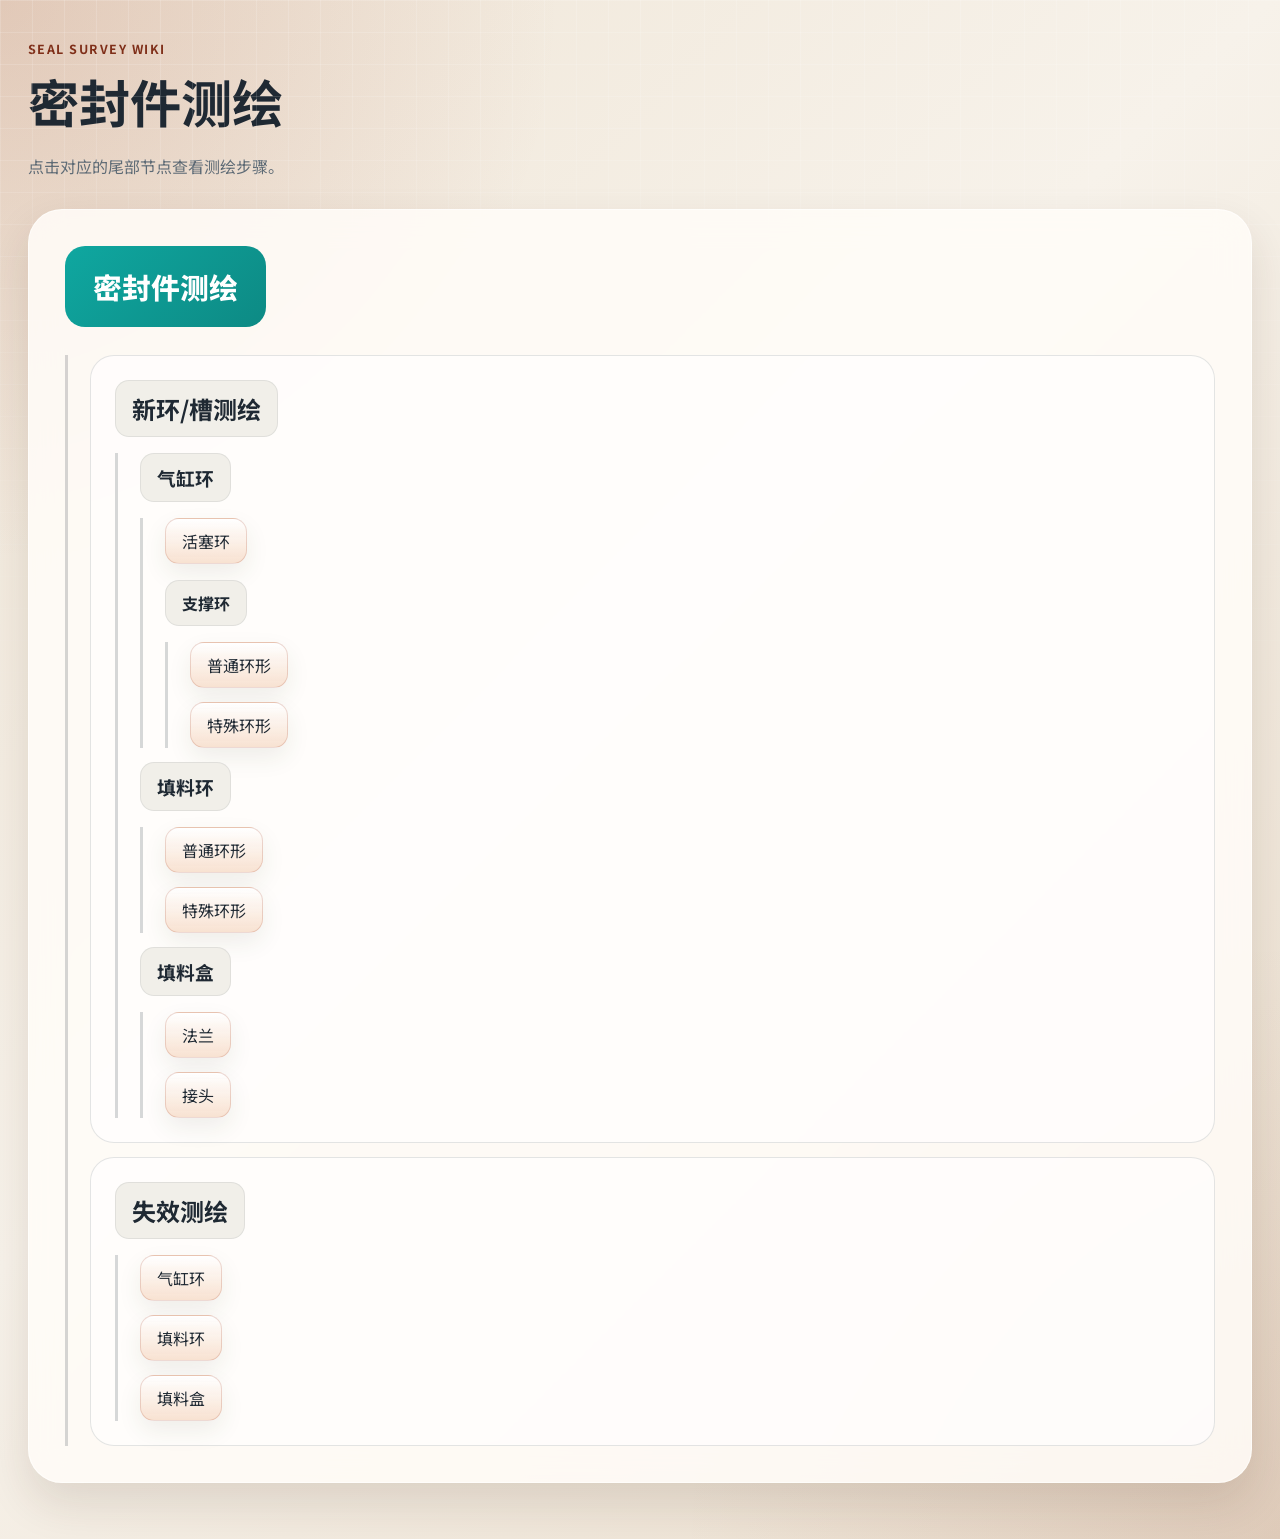
<file: index.html>
<!DOCTYPE html>
<html lang="zh-CN">
<head>
  <meta charset="UTF-8">
  <meta name="viewport" content="width=device-width, initial-scale=1.0">
  <title>密封件测绘 Wiki</title>
  <meta name="description" content="密封件测绘静态 Wiki">
  <link rel="preconnect" href="https://fonts.googleapis.com">
  <link rel="preconnect" href="https://fonts.gstatic.com" crossorigin>
  <link href="https://fonts.googleapis.com/css2?family=Noto+Sans+SC:wght@400;500;700;800&display=swap" rel="stylesheet">
  <link rel="stylesheet" href="./styles.css">
</head>
<body class="mindmap-body">
  <main class="mindmap-page">
    <header class="mindmap-header">
      <p class="eyebrow">Seal Survey Wiki</p>
      <h1>密封件测绘</h1>
      <p class="mindmap-intro">点击对应的尾部节点查看测绘步骤。</p>
    </header>

    <section class="mindmap-board" aria-label="密封件测绘思维导图">
      <div class="mindmap-root">密封件测绘</div>

      <div class="mindmap-subtree mindmap-main-tree">
        <div class="mindmap-node mindmap-branch">
          <h2>新环/槽测绘</h2>
          <div class="mindmap-subtree">
            <div class="mindmap-node">
              <h3>气缸环</h3>
              <div class="mindmap-subtree">
                <a class="leaf-link" href="./xinh-cchq-huosehuan.html">活塞环</a>
                <div class="mindmap-node compact">
                  <h4>支撑环</h4>
                  <div class="mindmap-subtree">
                    <a class="leaf-link" href="./xinh-cchq-zhichenghuan-putong.html">普通环形</a>
                    <a class="leaf-link" href="./xinh-cchq-zhichenghuan-teshu.html">特殊环形</a>
                  </div>
                </div>
              </div>
            </div>

            <div class="mindmap-node">
              <h3>填料环</h3>
              <div class="mindmap-subtree">
                <a class="leaf-link" href="./xinh-tlh-putong.html">普通环形</a>
                <a class="leaf-link" href="./xinh-tlh-teshu.html">特殊环形</a>
              </div>
            </div>

            <div class="mindmap-node">
              <h3>填料盒</h3>
              <div class="mindmap-subtree">
                <a class="leaf-link" href="./xinh-tlhx-flange.html">法兰</a>
                <a class="leaf-link" href="./xinh-tlhx-jietou.html">接头</a>
              </div>
            </div>
          </div>
        </div>

        <div class="mindmap-node mindmap-branch">
          <h2>失效测绘</h2>
          <div class="mindmap-subtree">
            <a class="leaf-link" href="./shixiao-qiganghuan.html">气缸环</a>
            <a class="leaf-link" href="./shixiao-tianliaohuan.html">填料环</a>
            <a class="leaf-link" href="./shixiao-tianliaohe.html">填料盒</a>
          </div>
        </div>
      </div>
    </section>
  </main>
</body>
</html>
</file>
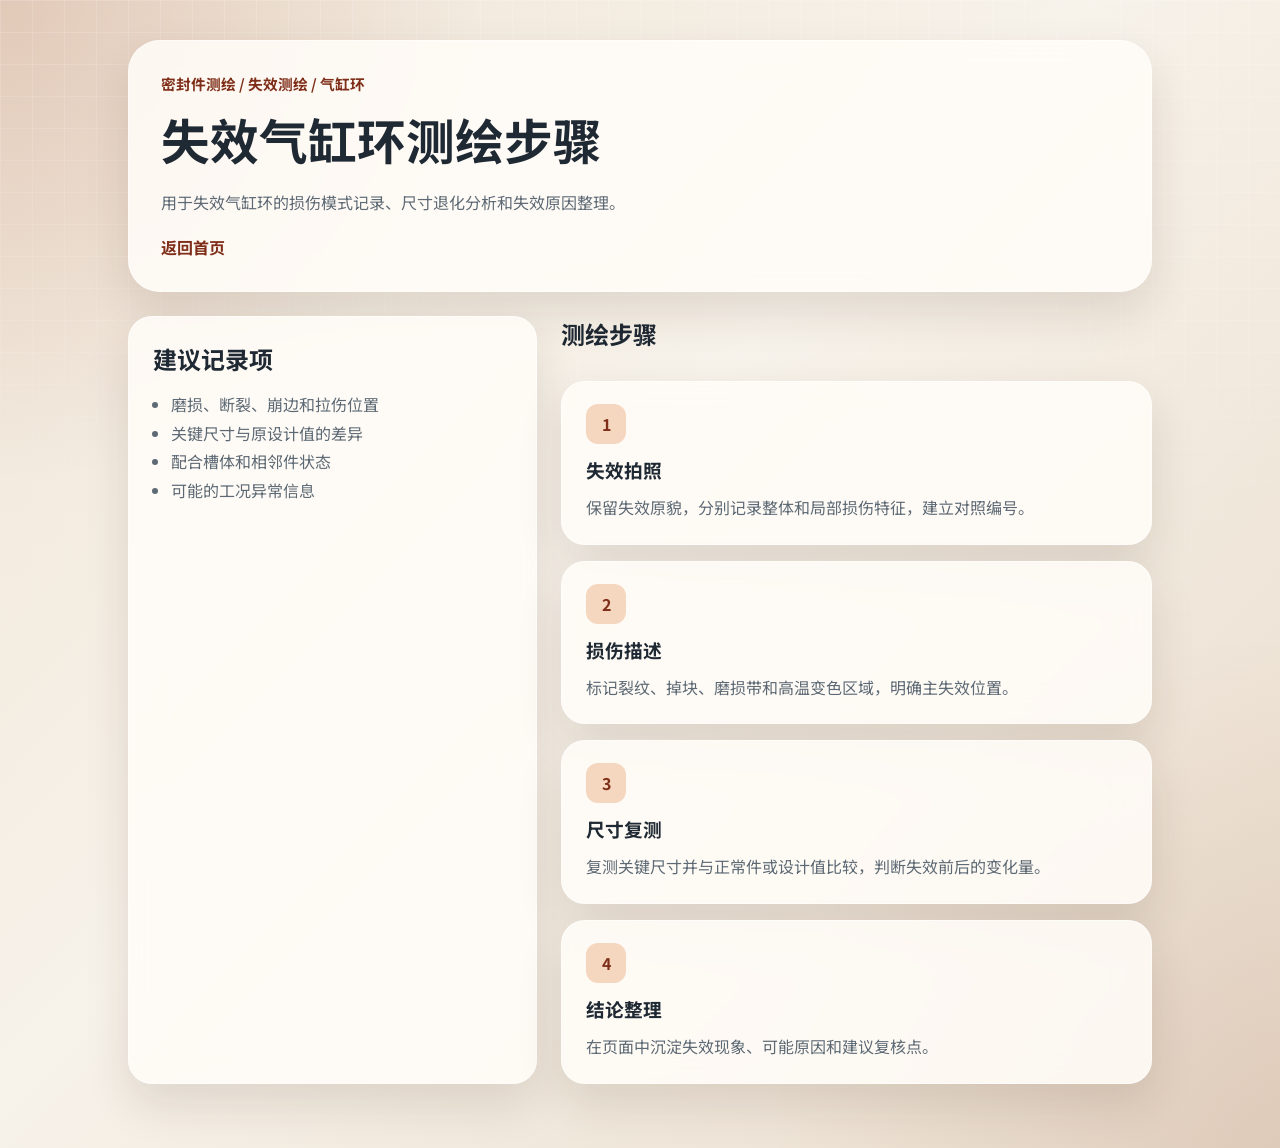
<file: shixiao-qiganghuan.html>
<!DOCTYPE html>
<html lang="zh-CN">
<head>
  <meta charset="UTF-8">
  <meta name="viewport" content="width=device-width, initial-scale=1.0">
  <title>失效气缸环测绘步骤</title>
  <link rel="preconnect" href="https://fonts.googleapis.com">
  <link rel="preconnect" href="https://fonts.gstatic.com" crossorigin>
  <link href="https://fonts.googleapis.com/css2?family=Noto+Sans+SC:wght@400;500;700;800&display=swap" rel="stylesheet">
  <link rel="stylesheet" href="./styles.css">
</head>
<body>
  <main class="detail-page">
    <section class="detail-hero">
      <p class="detail-breadcrumb">密封件测绘 / 失效测绘 / 气缸环</p>
      <h1>失效气缸环测绘步骤</h1>
      <p class="detail-summary">用于失效气缸环的损伤模式记录、尺寸退化分析和失效原因整理。</p>
      <a class="back-link" href="./index.html">返回首页</a>
    </section>
    <section class="detail-layout">
      <aside class="detail-card">
        <h2>建议记录项</h2>
        <ul>
          <li>磨损、断裂、崩边和拉伤位置</li>
          <li>关键尺寸与原设计值的差异</li>
          <li>配合槽体和相邻件状态</li>
          <li>可能的工况异常信息</li>
        </ul>
      </aside>
      <div class="detail-steps">
        <h2>测绘步骤</h2>
        <article class="detail-step"><strong>1</strong><h3>失效拍照</h3><p>保留失效原貌，分别记录整体和局部损伤特征，建立对照编号。</p></article>
        <article class="detail-step"><strong>2</strong><h3>损伤描述</h3><p>标记裂纹、掉块、磨损带和高温变色区域，明确主失效位置。</p></article>
        <article class="detail-step"><strong>3</strong><h3>尺寸复测</h3><p>复测关键尺寸并与正常件或设计值比较，判断失效前后的变化量。</p></article>
        <article class="detail-step"><strong>4</strong><h3>结论整理</h3><p>在页面中沉淀失效现象、可能原因和建议复核点。</p></article>
      </div>
    </section>
  </main>
</body>
</html>
</file>
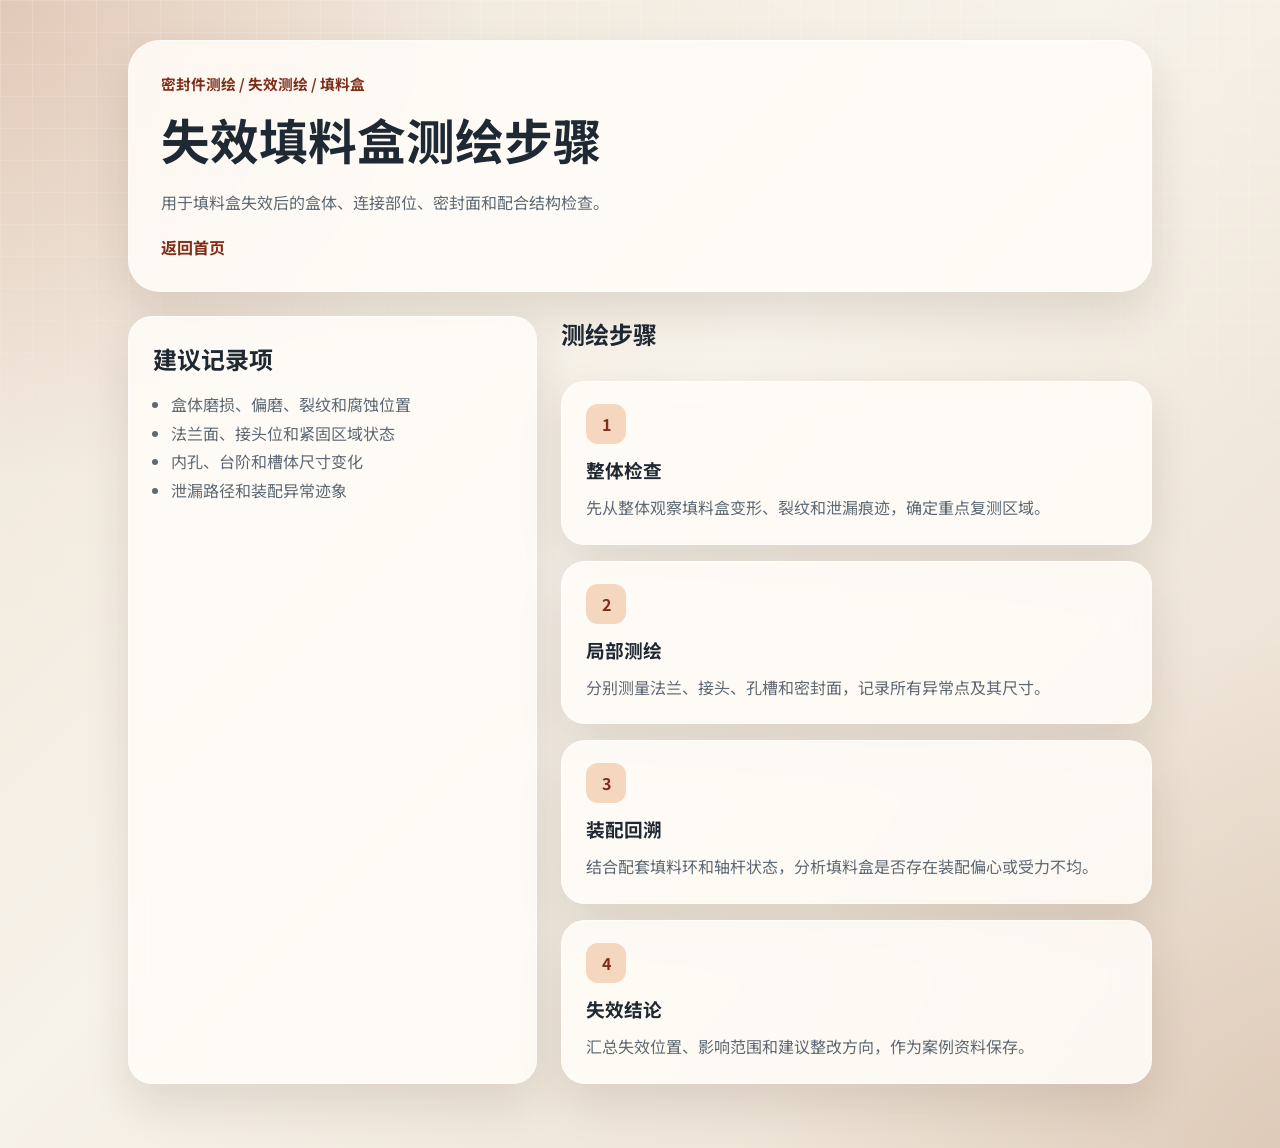
<file: shixiao-tianliaohe.html>
<!DOCTYPE html>
<html lang="zh-CN">
<head>
  <meta charset="UTF-8">
  <meta name="viewport" content="width=device-width, initial-scale=1.0">
  <title>失效填料盒测绘步骤</title>
  <link rel="preconnect" href="https://fonts.googleapis.com">
  <link rel="preconnect" href="https://fonts.gstatic.com" crossorigin>
  <link href="https://fonts.googleapis.com/css2?family=Noto+Sans+SC:wght@400;500;700;800&display=swap" rel="stylesheet">
  <link rel="stylesheet" href="./styles.css">
</head>
<body>
  <main class="detail-page">
    <section class="detail-hero">
      <p class="detail-breadcrumb">密封件测绘 / 失效测绘 / 填料盒</p>
      <h1>失效填料盒测绘步骤</h1>
      <p class="detail-summary">用于填料盒失效后的盒体、连接部位、密封面和配合结构检查。</p>
      <a class="back-link" href="./index.html">返回首页</a>
    </section>
    <section class="detail-layout">
      <aside class="detail-card">
        <h2>建议记录项</h2>
        <ul>
          <li>盒体磨损、偏磨、裂纹和腐蚀位置</li>
          <li>法兰面、接头位和紧固区域状态</li>
          <li>内孔、台阶和槽体尺寸变化</li>
          <li>泄漏路径和装配异常迹象</li>
        </ul>
      </aside>
      <div class="detail-steps">
        <h2>测绘步骤</h2>
        <article class="detail-step"><strong>1</strong><h3>整体检查</h3><p>先从整体观察填料盒变形、裂纹和泄漏痕迹，确定重点复测区域。</p></article>
        <article class="detail-step"><strong>2</strong><h3>局部测绘</h3><p>分别测量法兰、接头、孔槽和密封面，记录所有异常点及其尺寸。</p></article>
        <article class="detail-step"><strong>3</strong><h3>装配回溯</h3><p>结合配套填料环和轴杆状态，分析填料盒是否存在装配偏心或受力不均。</p></article>
        <article class="detail-step"><strong>4</strong><h3>失效结论</h3><p>汇总失效位置、影响范围和建议整改方向，作为案例资料保存。</p></article>
      </div>
    </section>
  </main>
</body>
</html>
</file>
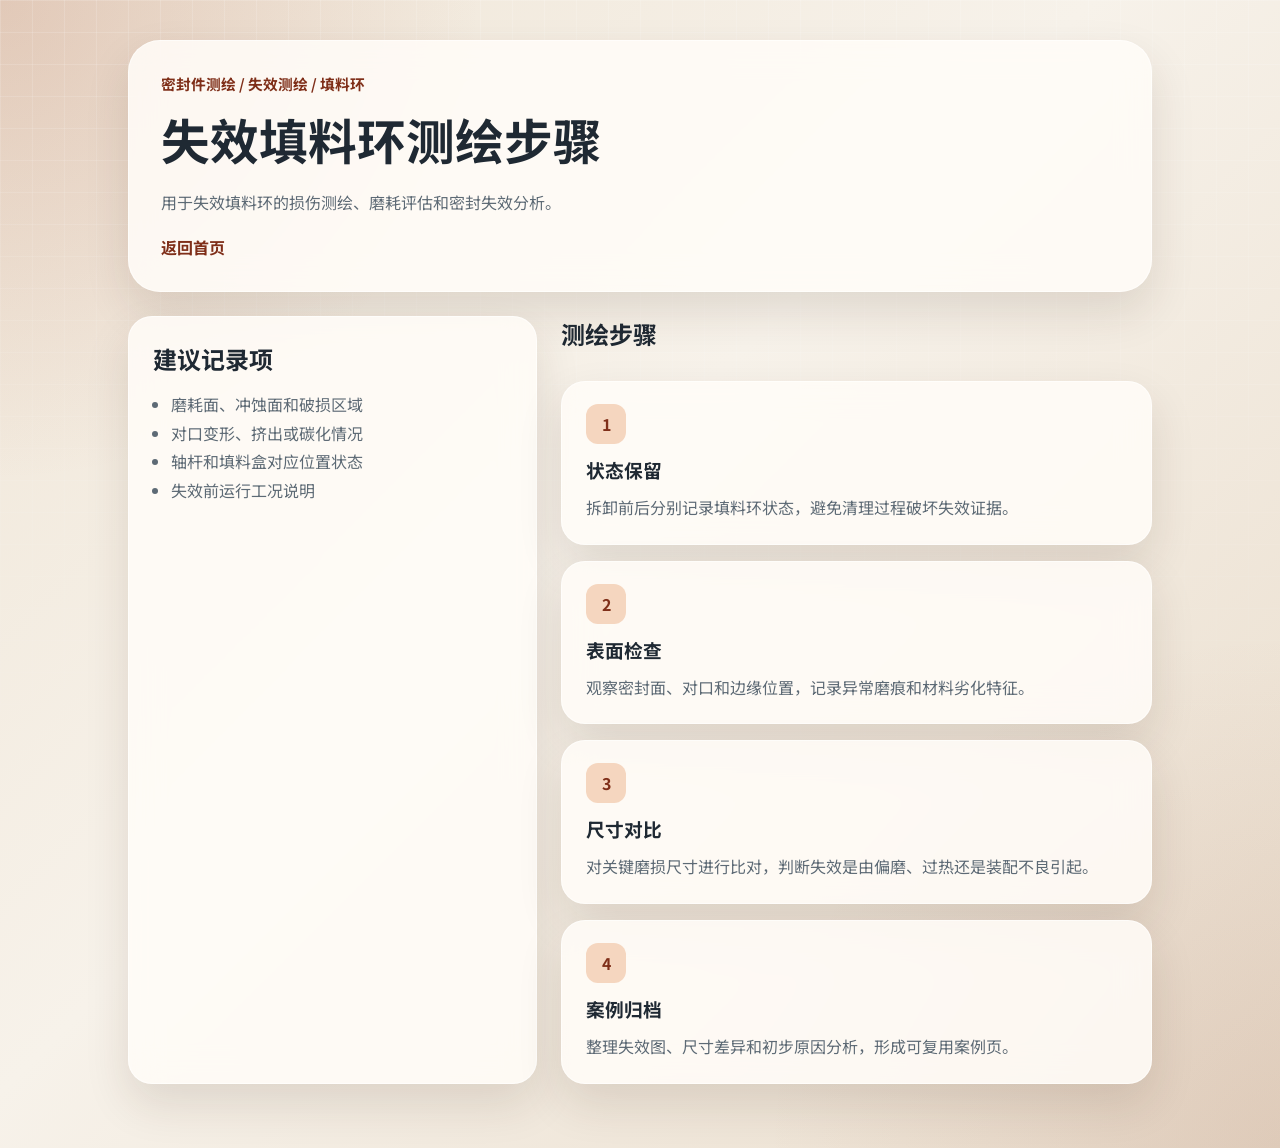
<file: shixiao-tianliaohuan.html>
<!DOCTYPE html>
<html lang="zh-CN">
<head>
  <meta charset="UTF-8">
  <meta name="viewport" content="width=device-width, initial-scale=1.0">
  <title>失效填料环测绘步骤</title>
  <link rel="preconnect" href="https://fonts.googleapis.com">
  <link rel="preconnect" href="https://fonts.gstatic.com" crossorigin>
  <link href="https://fonts.googleapis.com/css2?family=Noto+Sans+SC:wght@400;500;700;800&display=swap" rel="stylesheet">
  <link rel="stylesheet" href="./styles.css">
</head>
<body>
  <main class="detail-page">
    <section class="detail-hero">
      <p class="detail-breadcrumb">密封件测绘 / 失效测绘 / 填料环</p>
      <h1>失效填料环测绘步骤</h1>
      <p class="detail-summary">用于失效填料环的损伤测绘、磨耗评估和密封失效分析。</p>
      <a class="back-link" href="./index.html">返回首页</a>
    </section>
    <section class="detail-layout">
      <aside class="detail-card">
        <h2>建议记录项</h2>
        <ul>
          <li>磨耗面、冲蚀面和破损区域</li>
          <li>对口变形、挤出或碳化情况</li>
          <li>轴杆和填料盒对应位置状态</li>
          <li>失效前运行工况说明</li>
        </ul>
      </aside>
      <div class="detail-steps">
        <h2>测绘步骤</h2>
        <article class="detail-step"><strong>1</strong><h3>状态保留</h3><p>拆卸前后分别记录填料环状态，避免清理过程破坏失效证据。</p></article>
        <article class="detail-step"><strong>2</strong><h3>表面检查</h3><p>观察密封面、对口和边缘位置，记录异常磨痕和材料劣化特征。</p></article>
        <article class="detail-step"><strong>3</strong><h3>尺寸对比</h3><p>对关键磨损尺寸进行比对，判断失效是由偏磨、过热还是装配不良引起。</p></article>
        <article class="detail-step"><strong>4</strong><h3>案例归档</h3><p>整理失效图、尺寸差异和初步原因分析，形成可复用案例页。</p></article>
      </div>
    </section>
  </main>
</body>
</html>
</file>
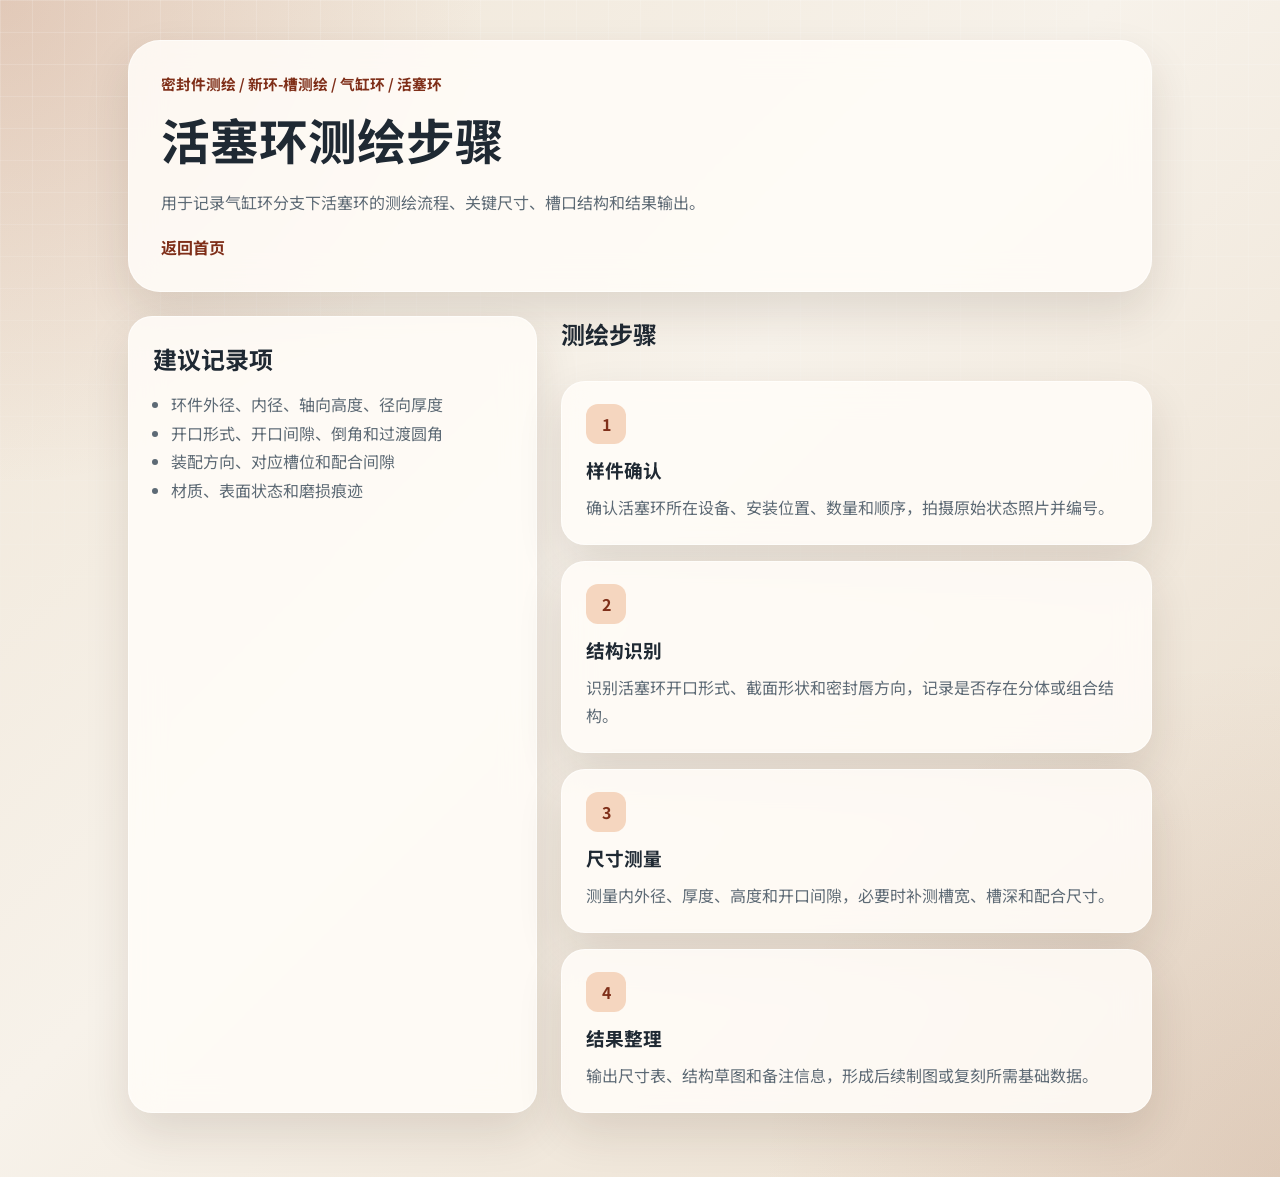
<file: xinh-cchq-huosehuan.html>
<!DOCTYPE html>
<html lang="zh-CN">
<head>
  <meta charset="UTF-8">
  <meta name="viewport" content="width=device-width, initial-scale=1.0">
  <title>活塞环测绘步骤</title>
  <link rel="preconnect" href="https://fonts.googleapis.com">
  <link rel="preconnect" href="https://fonts.gstatic.com" crossorigin>
  <link href="https://fonts.googleapis.com/css2?family=Noto+Sans+SC:wght@400;500;700;800&display=swap" rel="stylesheet">
  <link rel="stylesheet" href="./styles.css">
</head>
<body>
  <main class="detail-page">
    <section class="detail-hero">
      <p class="detail-breadcrumb">密封件测绘 / 新环-槽测绘 / 气缸环 / 活塞环</p>
      <h1>活塞环测绘步骤</h1>
      <p class="detail-summary">用于记录气缸环分支下活塞环的测绘流程、关键尺寸、槽口结构和结果输出。</p>
      <a class="back-link" href="./index.html">返回首页</a>
    </section>
    <section class="detail-layout">
      <aside class="detail-card">
        <h2>建议记录项</h2>
        <ul>
          <li>环件外径、内径、轴向高度、径向厚度</li>
          <li>开口形式、开口间隙、倒角和过渡圆角</li>
          <li>装配方向、对应槽位和配合间隙</li>
          <li>材质、表面状态和磨损痕迹</li>
        </ul>
      </aside>
      <div class="detail-steps">
        <h2>测绘步骤</h2>
        <article class="detail-step"><strong>1</strong><h3>样件确认</h3><p>确认活塞环所在设备、安装位置、数量和顺序，拍摄原始状态照片并编号。</p></article>
        <article class="detail-step"><strong>2</strong><h3>结构识别</h3><p>识别活塞环开口形式、截面形状和密封唇方向，记录是否存在分体或组合结构。</p></article>
        <article class="detail-step"><strong>3</strong><h3>尺寸测量</h3><p>测量内外径、厚度、高度和开口间隙，必要时补测槽宽、槽深和配合尺寸。</p></article>
        <article class="detail-step"><strong>4</strong><h3>结果整理</h3><p>输出尺寸表、结构草图和备注信息，形成后续制图或复刻所需基础数据。</p></article>
      </div>
    </section>
  </main>
</body>
</html>
</file>
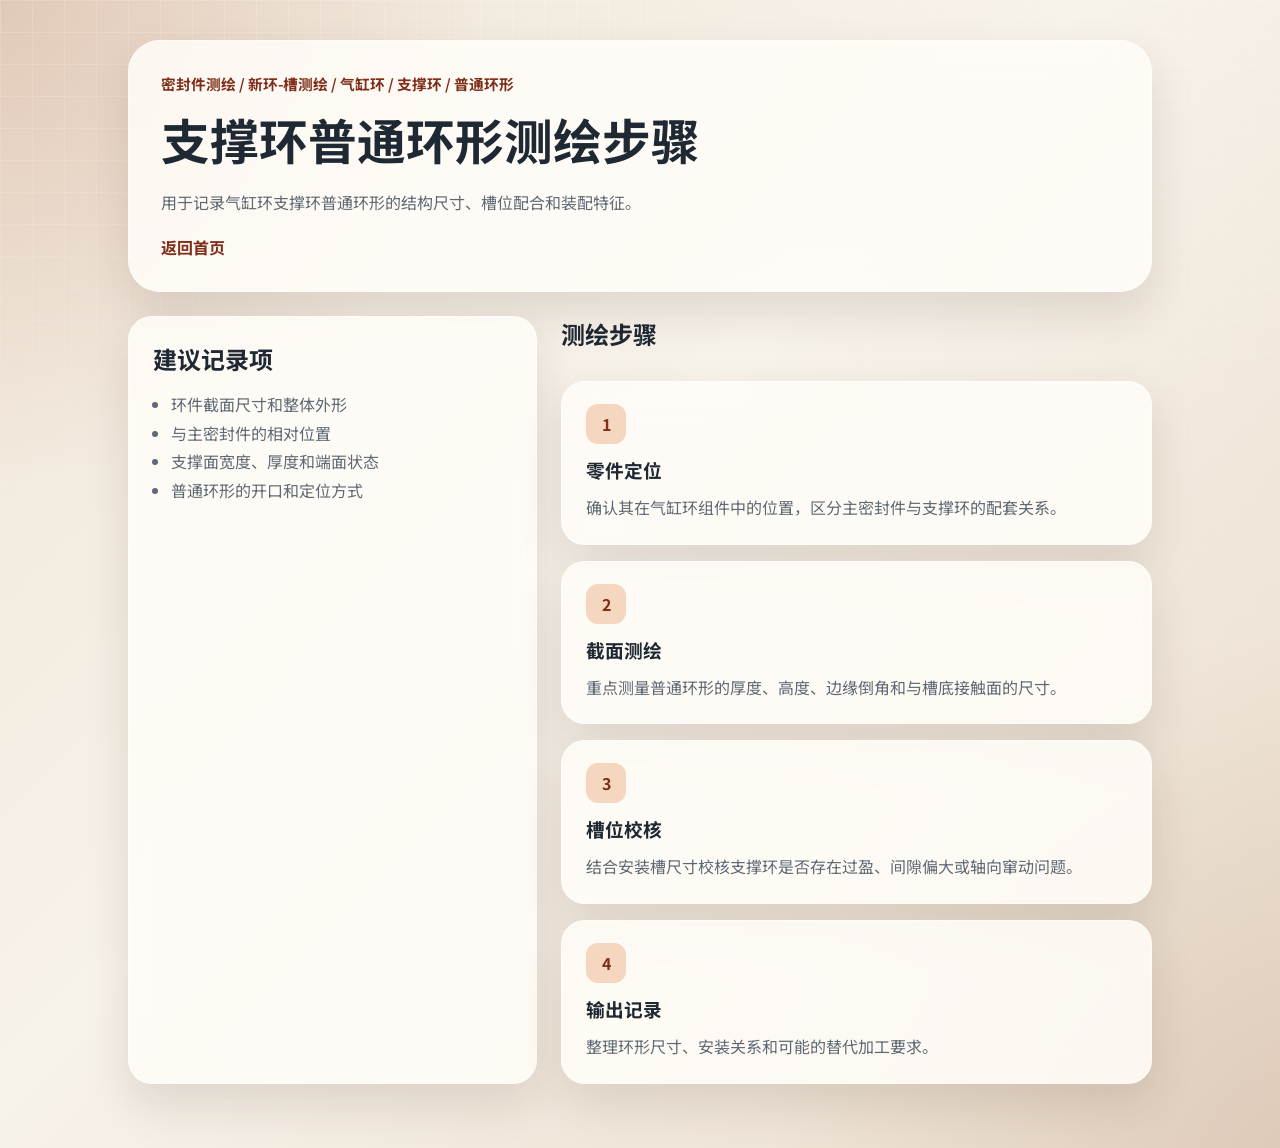
<file: xinh-cchq-zhichenghuan-putong.html>
<!DOCTYPE html>
<html lang="zh-CN">
<head>
  <meta charset="UTF-8">
  <meta name="viewport" content="width=device-width, initial-scale=1.0">
  <title>支撑环普通环形测绘步骤</title>
  <link rel="preconnect" href="https://fonts.googleapis.com">
  <link rel="preconnect" href="https://fonts.gstatic.com" crossorigin>
  <link href="https://fonts.googleapis.com/css2?family=Noto+Sans+SC:wght@400;500;700;800&display=swap" rel="stylesheet">
  <link rel="stylesheet" href="./styles.css">
</head>
<body>
  <main class="detail-page">
    <section class="detail-hero">
      <p class="detail-breadcrumb">密封件测绘 / 新环-槽测绘 / 气缸环 / 支撑环 / 普通环形</p>
      <h1>支撑环普通环形测绘步骤</h1>
      <p class="detail-summary">用于记录气缸环支撑环普通环形的结构尺寸、槽位配合和装配特征。</p>
      <a class="back-link" href="./index.html">返回首页</a>
    </section>
    <section class="detail-layout">
      <aside class="detail-card">
        <h2>建议记录项</h2>
        <ul>
          <li>环件截面尺寸和整体外形</li>
          <li>与主密封件的相对位置</li>
          <li>支撑面宽度、厚度和端面状态</li>
          <li>普通环形的开口和定位方式</li>
        </ul>
      </aside>
      <div class="detail-steps">
        <h2>测绘步骤</h2>
        <article class="detail-step"><strong>1</strong><h3>零件定位</h3><p>确认其在气缸环组件中的位置，区分主密封件与支撑环的配套关系。</p></article>
        <article class="detail-step"><strong>2</strong><h3>截面测绘</h3><p>重点测量普通环形的厚度、高度、边缘倒角和与槽底接触面的尺寸。</p></article>
        <article class="detail-step"><strong>3</strong><h3>槽位校核</h3><p>结合安装槽尺寸校核支撑环是否存在过盈、间隙偏大或轴向窜动问题。</p></article>
        <article class="detail-step"><strong>4</strong><h3>输出记录</h3><p>整理环形尺寸、安装关系和可能的替代加工要求。</p></article>
      </div>
    </section>
  </main>
</body>
</html>
</file>
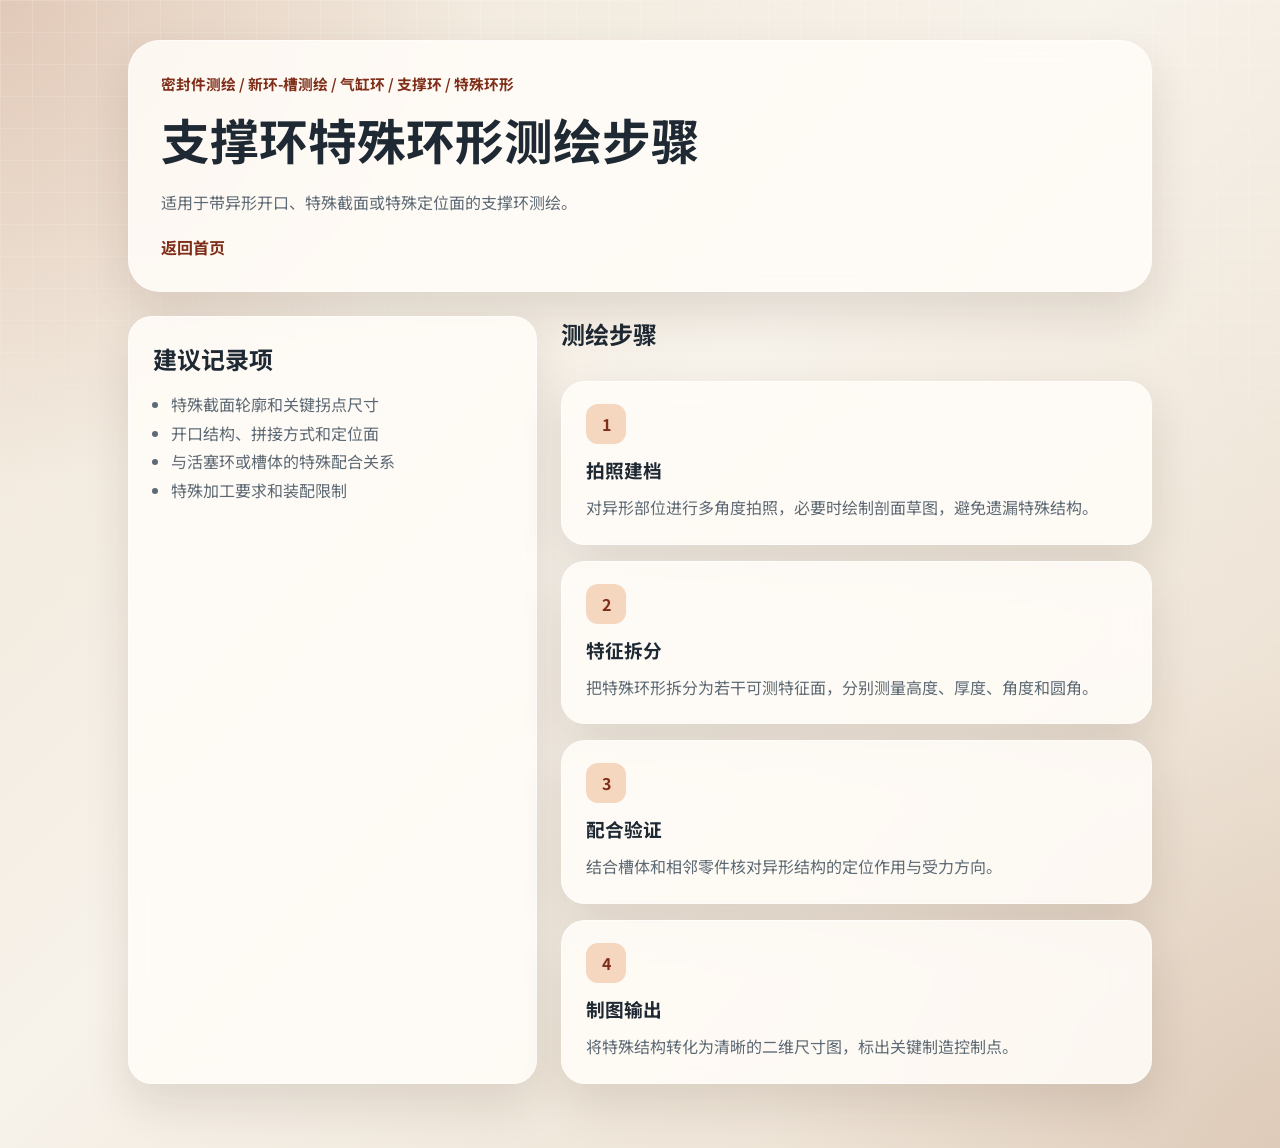
<file: xinh-cchq-zhichenghuan-teshu.html>
<!DOCTYPE html>
<html lang="zh-CN">
<head>
  <meta charset="UTF-8">
  <meta name="viewport" content="width=device-width, initial-scale=1.0">
  <title>支撑环特殊环形测绘步骤</title>
  <link rel="preconnect" href="https://fonts.googleapis.com">
  <link rel="preconnect" href="https://fonts.gstatic.com" crossorigin>
  <link href="https://fonts.googleapis.com/css2?family=Noto+Sans+SC:wght@400;500;700;800&display=swap" rel="stylesheet">
  <link rel="stylesheet" href="./styles.css">
</head>
<body>
  <main class="detail-page">
    <section class="detail-hero">
      <p class="detail-breadcrumb">密封件测绘 / 新环-槽测绘 / 气缸环 / 支撑环 / 特殊环形</p>
      <h1>支撑环特殊环形测绘步骤</h1>
      <p class="detail-summary">适用于带异形开口、特殊截面或特殊定位面的支撑环测绘。</p>
      <a class="back-link" href="./index.html">返回首页</a>
    </section>
    <section class="detail-layout">
      <aside class="detail-card">
        <h2>建议记录项</h2>
        <ul>
          <li>特殊截面轮廓和关键拐点尺寸</li>
          <li>开口结构、拼接方式和定位面</li>
          <li>与活塞环或槽体的特殊配合关系</li>
          <li>特殊加工要求和装配限制</li>
        </ul>
      </aside>
      <div class="detail-steps">
        <h2>测绘步骤</h2>
        <article class="detail-step"><strong>1</strong><h3>拍照建档</h3><p>对异形部位进行多角度拍照，必要时绘制剖面草图，避免遗漏特殊结构。</p></article>
        <article class="detail-step"><strong>2</strong><h3>特征拆分</h3><p>把特殊环形拆分为若干可测特征面，分别测量高度、厚度、角度和圆角。</p></article>
        <article class="detail-step"><strong>3</strong><h3>配合验证</h3><p>结合槽体和相邻零件核对异形结构的定位作用与受力方向。</p></article>
        <article class="detail-step"><strong>4</strong><h3>制图输出</h3><p>将特殊结构转化为清晰的二维尺寸图，标出关键制造控制点。</p></article>
      </div>
    </section>
  </main>
</body>
</html>
</file>
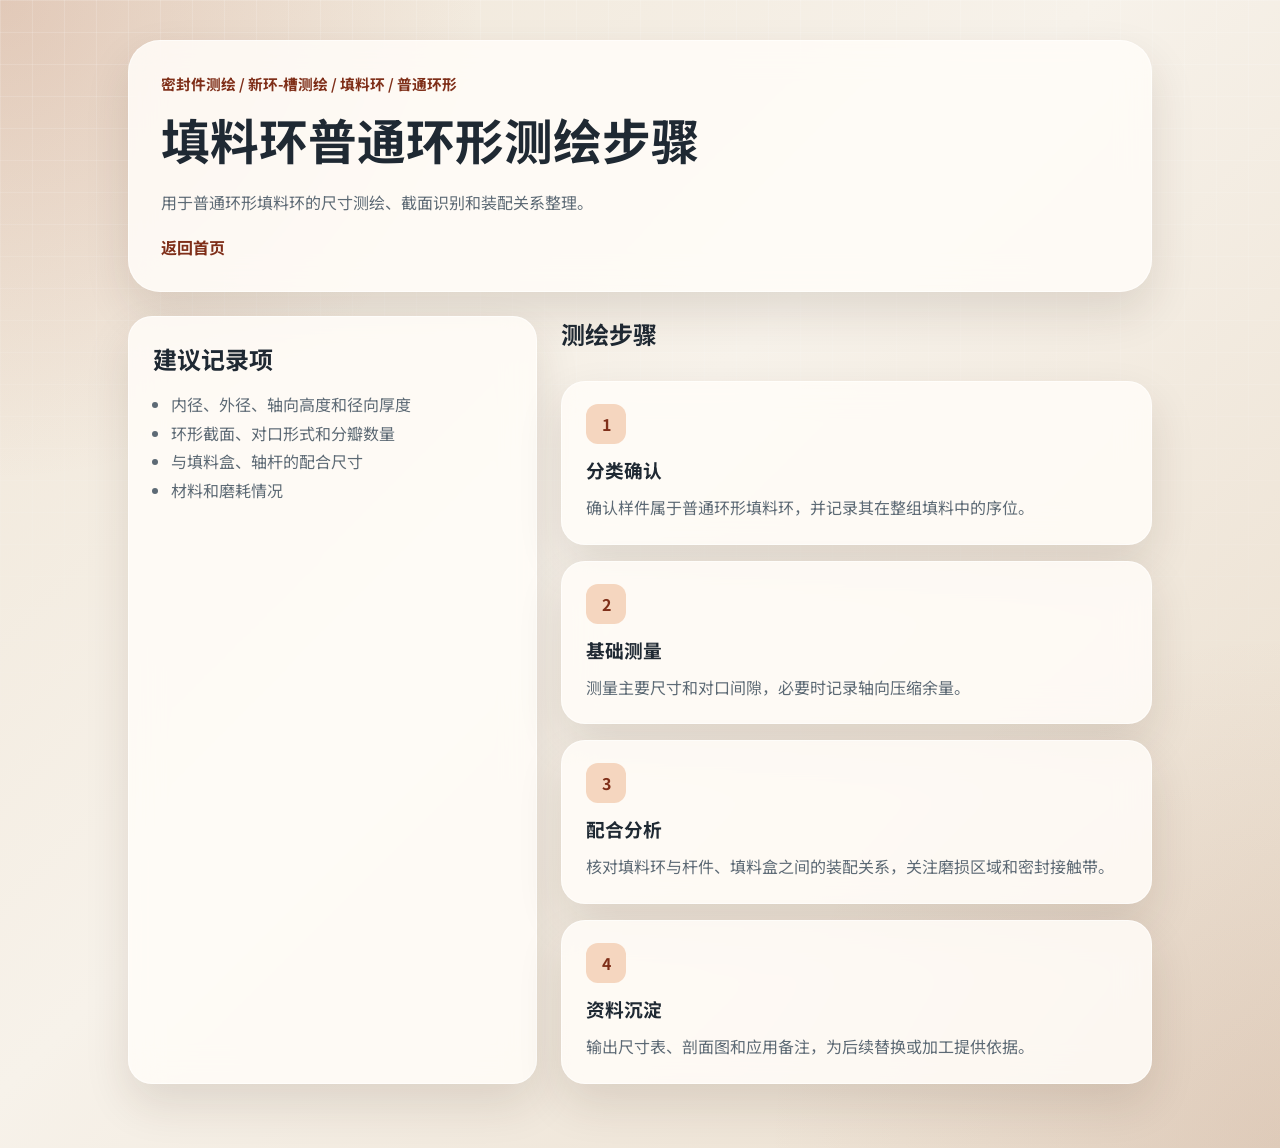
<file: xinh-tlh-putong.html>
<!DOCTYPE html>
<html lang="zh-CN">
<head>
  <meta charset="UTF-8">
  <meta name="viewport" content="width=device-width, initial-scale=1.0">
  <title>填料环普通环形测绘步骤</title>
  <link rel="preconnect" href="https://fonts.googleapis.com">
  <link rel="preconnect" href="https://fonts.gstatic.com" crossorigin>
  <link href="https://fonts.googleapis.com/css2?family=Noto+Sans+SC:wght@400;500;700;800&display=swap" rel="stylesheet">
  <link rel="stylesheet" href="./styles.css">
</head>
<body>
  <main class="detail-page">
    <section class="detail-hero">
      <p class="detail-breadcrumb">密封件测绘 / 新环-槽测绘 / 填料环 / 普通环形</p>
      <h1>填料环普通环形测绘步骤</h1>
      <p class="detail-summary">用于普通环形填料环的尺寸测绘、截面识别和装配关系整理。</p>
      <a class="back-link" href="./index.html">返回首页</a>
    </section>
    <section class="detail-layout">
      <aside class="detail-card">
        <h2>建议记录项</h2>
        <ul>
          <li>内径、外径、轴向高度和径向厚度</li>
          <li>环形截面、对口形式和分瓣数量</li>
          <li>与填料盒、轴杆的配合尺寸</li>
          <li>材料和磨耗情况</li>
        </ul>
      </aside>
      <div class="detail-steps">
        <h2>测绘步骤</h2>
        <article class="detail-step"><strong>1</strong><h3>分类确认</h3><p>确认样件属于普通环形填料环，并记录其在整组填料中的序位。</p></article>
        <article class="detail-step"><strong>2</strong><h3>基础测量</h3><p>测量主要尺寸和对口间隙，必要时记录轴向压缩余量。</p></article>
        <article class="detail-step"><strong>3</strong><h3>配合分析</h3><p>核对填料环与杆件、填料盒之间的装配关系，关注磨损区域和密封接触带。</p></article>
        <article class="detail-step"><strong>4</strong><h3>资料沉淀</h3><p>输出尺寸表、剖面图和应用备注，为后续替换或加工提供依据。</p></article>
      </div>
    </section>
  </main>
</body>
</html>
</file>
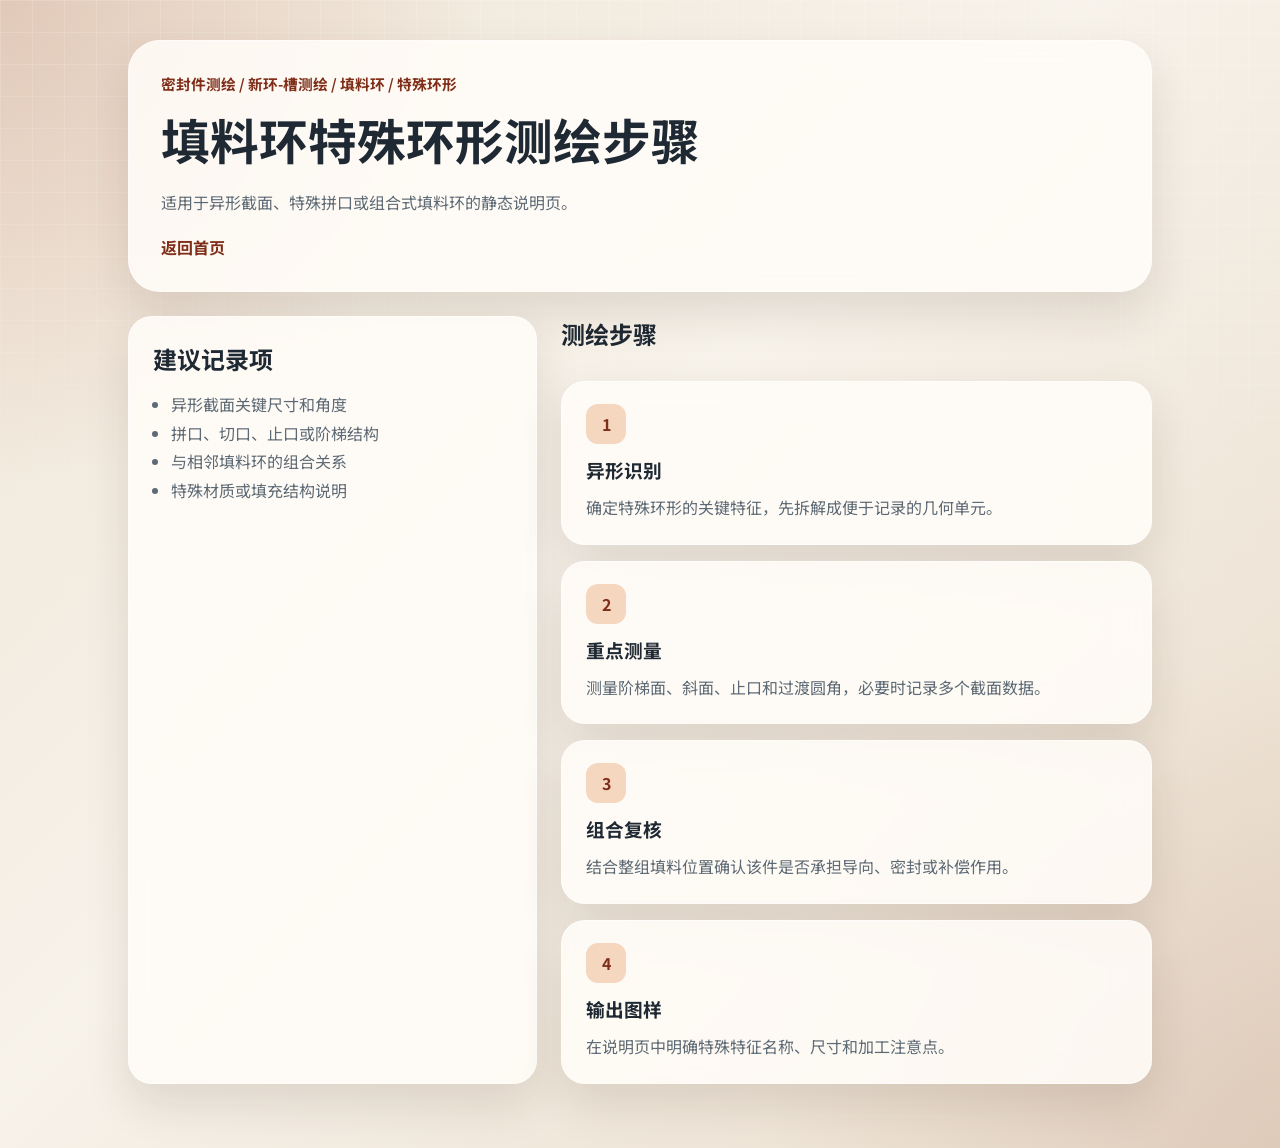
<file: xinh-tlh-teshu.html>
<!DOCTYPE html>
<html lang="zh-CN">
<head>
  <meta charset="UTF-8">
  <meta name="viewport" content="width=device-width, initial-scale=1.0">
  <title>填料环特殊环形测绘步骤</title>
  <link rel="preconnect" href="https://fonts.googleapis.com">
  <link rel="preconnect" href="https://fonts.gstatic.com" crossorigin>
  <link href="https://fonts.googleapis.com/css2?family=Noto+Sans+SC:wght@400;500;700;800&display=swap" rel="stylesheet">
  <link rel="stylesheet" href="./styles.css">
</head>
<body>
  <main class="detail-page">
    <section class="detail-hero">
      <p class="detail-breadcrumb">密封件测绘 / 新环-槽测绘 / 填料环 / 特殊环形</p>
      <h1>填料环特殊环形测绘步骤</h1>
      <p class="detail-summary">适用于异形截面、特殊拼口或组合式填料环的静态说明页。</p>
      <a class="back-link" href="./index.html">返回首页</a>
    </section>
    <section class="detail-layout">
      <aside class="detail-card">
        <h2>建议记录项</h2>
        <ul>
          <li>异形截面关键尺寸和角度</li>
          <li>拼口、切口、止口或阶梯结构</li>
          <li>与相邻填料环的组合关系</li>
          <li>特殊材质或填充结构说明</li>
        </ul>
      </aside>
      <div class="detail-steps">
        <h2>测绘步骤</h2>
        <article class="detail-step"><strong>1</strong><h3>异形识别</h3><p>确定特殊环形的关键特征，先拆解成便于记录的几何单元。</p></article>
        <article class="detail-step"><strong>2</strong><h3>重点测量</h3><p>测量阶梯面、斜面、止口和过渡圆角，必要时记录多个截面数据。</p></article>
        <article class="detail-step"><strong>3</strong><h3>组合复核</h3><p>结合整组填料位置确认该件是否承担导向、密封或补偿作用。</p></article>
        <article class="detail-step"><strong>4</strong><h3>输出图样</h3><p>在说明页中明确特殊特征名称、尺寸和加工注意点。</p></article>
      </div>
    </section>
  </main>
</body>
</html>
</file>
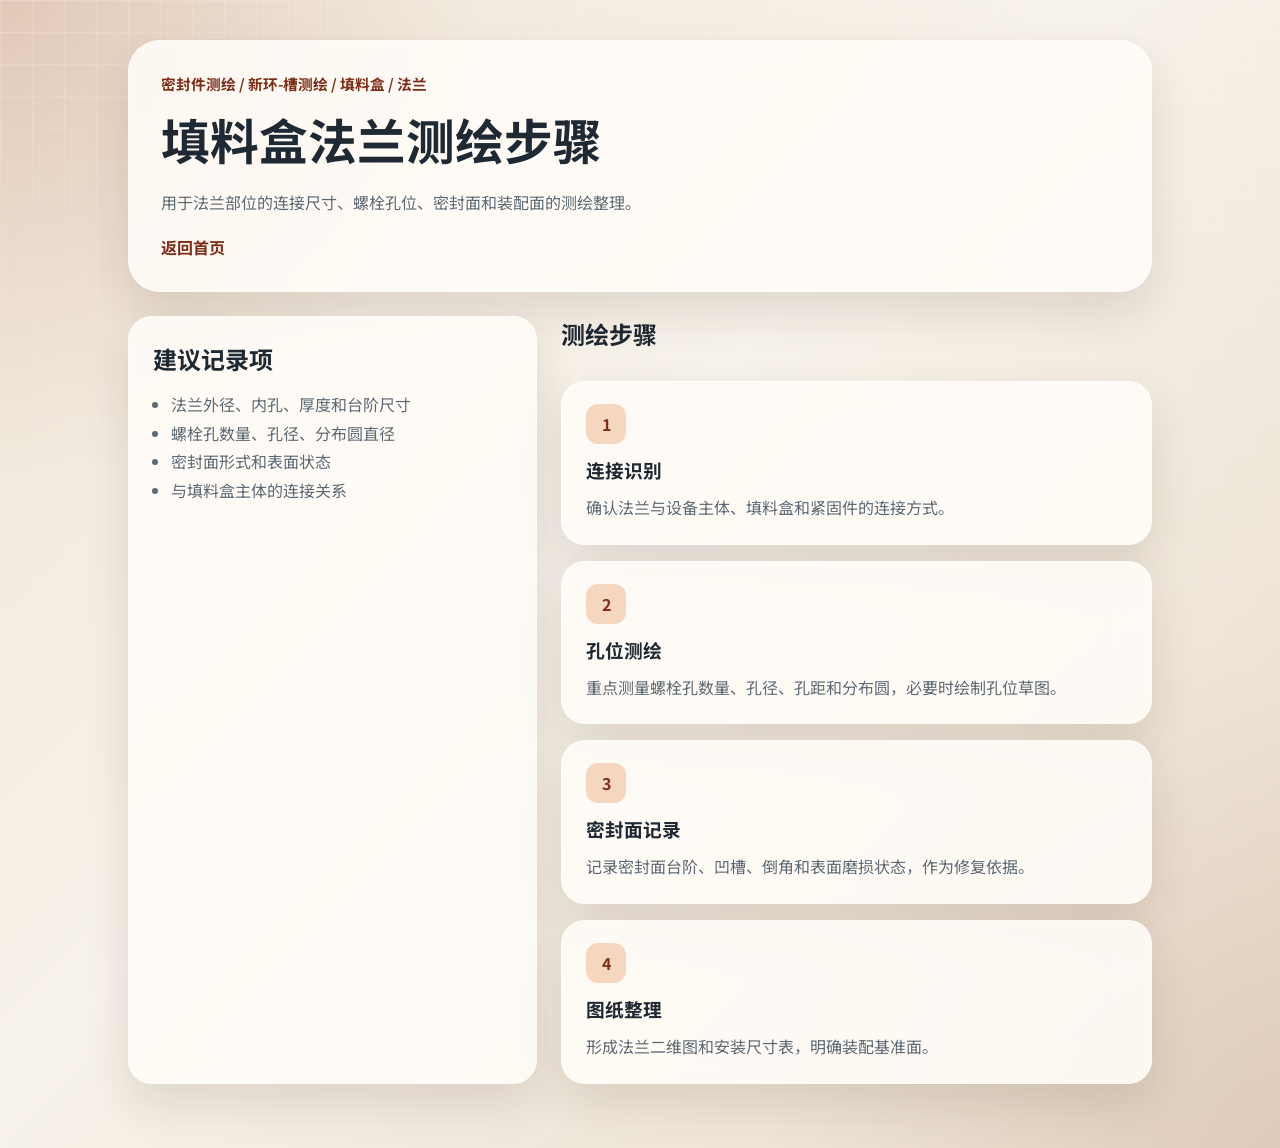
<file: xinh-tlhx-flange.html>
<!DOCTYPE html>
<html lang="zh-CN">
<head>
  <meta charset="UTF-8">
  <meta name="viewport" content="width=device-width, initial-scale=1.0">
  <title>填料盒法兰测绘步骤</title>
  <link rel="preconnect" href="https://fonts.googleapis.com">
  <link rel="preconnect" href="https://fonts.gstatic.com" crossorigin>
  <link href="https://fonts.googleapis.com/css2?family=Noto+Sans+SC:wght@400;500;700;800&display=swap" rel="stylesheet">
  <link rel="stylesheet" href="./styles.css">
</head>
<body>
  <main class="detail-page">
    <section class="detail-hero">
      <p class="detail-breadcrumb">密封件测绘 / 新环-槽测绘 / 填料盒 / 法兰</p>
      <h1>填料盒法兰测绘步骤</h1>
      <p class="detail-summary">用于法兰部位的连接尺寸、螺栓孔位、密封面和装配面的测绘整理。</p>
      <a class="back-link" href="./index.html">返回首页</a>
    </section>
    <section class="detail-layout">
      <aside class="detail-card">
        <h2>建议记录项</h2>
        <ul>
          <li>法兰外径、内孔、厚度和台阶尺寸</li>
          <li>螺栓孔数量、孔径、分布圆直径</li>
          <li>密封面形式和表面状态</li>
          <li>与填料盒主体的连接关系</li>
        </ul>
      </aside>
      <div class="detail-steps">
        <h2>测绘步骤</h2>
        <article class="detail-step"><strong>1</strong><h3>连接识别</h3><p>确认法兰与设备主体、填料盒和紧固件的连接方式。</p></article>
        <article class="detail-step"><strong>2</strong><h3>孔位测绘</h3><p>重点测量螺栓孔数量、孔径、孔距和分布圆，必要时绘制孔位草图。</p></article>
        <article class="detail-step"><strong>3</strong><h3>密封面记录</h3><p>记录密封面台阶、凹槽、倒角和表面磨损状态，作为修复依据。</p></article>
        <article class="detail-step"><strong>4</strong><h3>图纸整理</h3><p>形成法兰二维图和安装尺寸表，明确装配基准面。</p></article>
      </div>
    </section>
  </main>
</body>
</html>
</file>
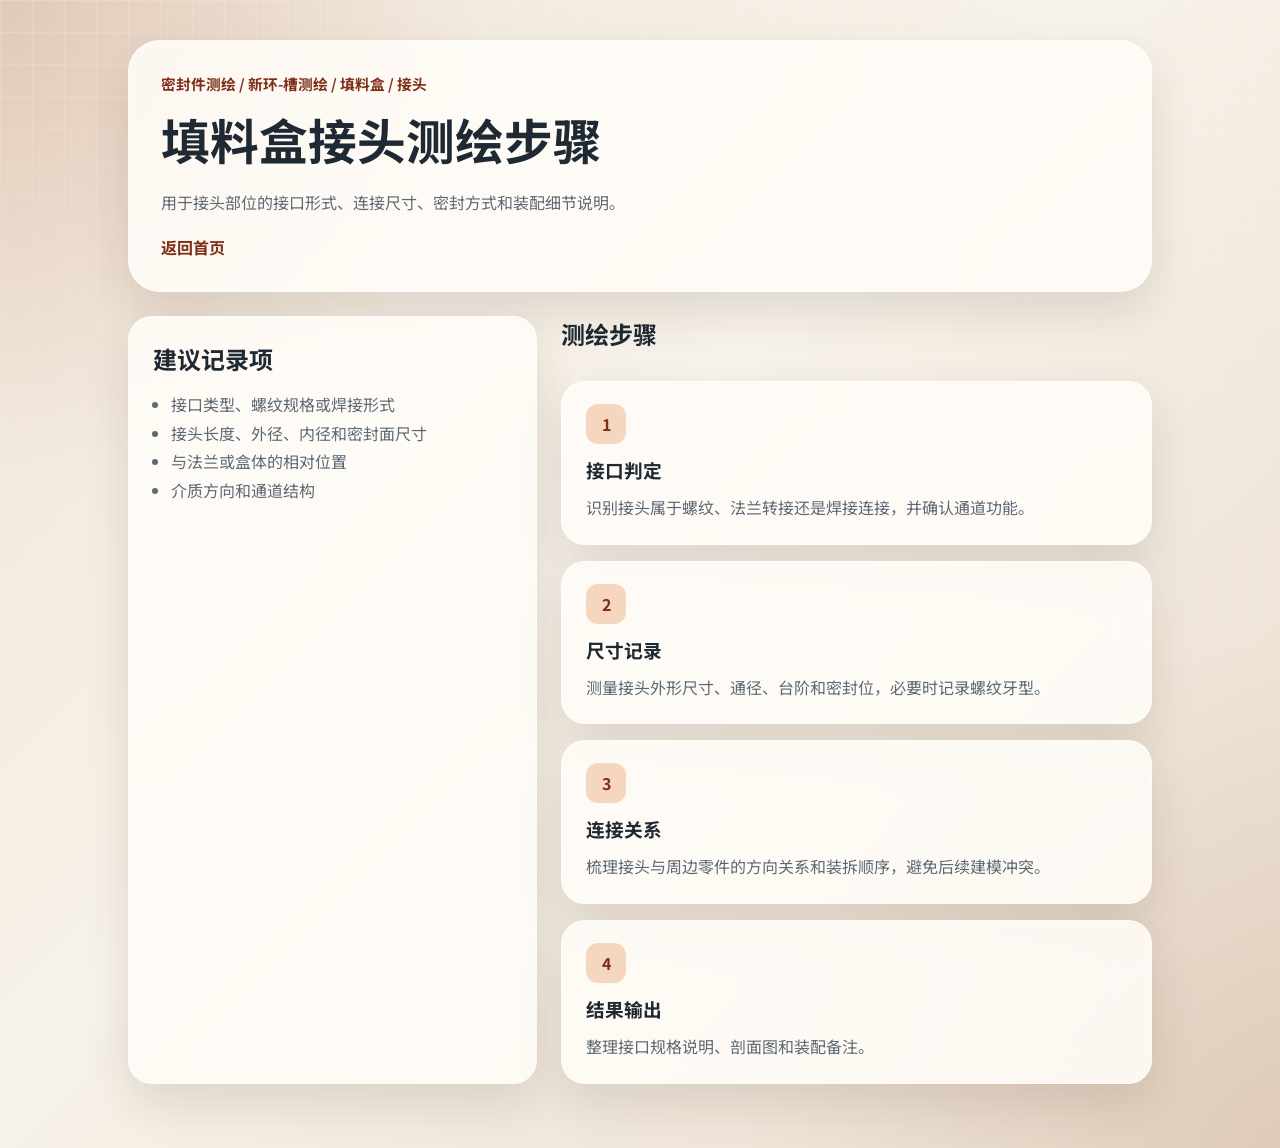
<file: xinh-tlhx-jietou.html>
<!DOCTYPE html>
<html lang="zh-CN">
<head>
  <meta charset="UTF-8">
  <meta name="viewport" content="width=device-width, initial-scale=1.0">
  <title>填料盒接头测绘步骤</title>
  <link rel="preconnect" href="https://fonts.googleapis.com">
  <link rel="preconnect" href="https://fonts.gstatic.com" crossorigin>
  <link href="https://fonts.googleapis.com/css2?family=Noto+Sans+SC:wght@400;500;700;800&display=swap" rel="stylesheet">
  <link rel="stylesheet" href="./styles.css">
</head>
<body>
  <main class="detail-page">
    <section class="detail-hero">
      <p class="detail-breadcrumb">密封件测绘 / 新环-槽测绘 / 填料盒 / 接头</p>
      <h1>填料盒接头测绘步骤</h1>
      <p class="detail-summary">用于接头部位的接口形式、连接尺寸、密封方式和装配细节说明。</p>
      <a class="back-link" href="./index.html">返回首页</a>
    </section>
    <section class="detail-layout">
      <aside class="detail-card">
        <h2>建议记录项</h2>
        <ul>
          <li>接口类型、螺纹规格或焊接形式</li>
          <li>接头长度、外径、内径和密封面尺寸</li>
          <li>与法兰或盒体的相对位置</li>
          <li>介质方向和通道结构</li>
        </ul>
      </aside>
      <div class="detail-steps">
        <h2>测绘步骤</h2>
        <article class="detail-step"><strong>1</strong><h3>接口判定</h3><p>识别接头属于螺纹、法兰转接还是焊接连接，并确认通道功能。</p></article>
        <article class="detail-step"><strong>2</strong><h3>尺寸记录</h3><p>测量接头外形尺寸、通径、台阶和密封位，必要时记录螺纹牙型。</p></article>
        <article class="detail-step"><strong>3</strong><h3>连接关系</h3><p>梳理接头与周边零件的方向关系和装拆顺序，避免后续建模冲突。</p></article>
        <article class="detail-step"><strong>4</strong><h3>结果输出</h3><p>整理接口规格说明、剖面图和装配备注。</p></article>
      </div>
    </section>
  </main>
</body>
</html>
</file>
<file: styles.css>
:root {
  --bg: #f4efe7;
  --bg-strong: #e5d7c4;
  --paper: rgba(255, 252, 247, 0.88);
  --ink: #1f2933;
  --muted: #5d6a75;
  --line: rgba(31, 41, 51, 0.12);
  --accent: #a4492f;
  --accent-deep: #7f2f19;
  --accent-soft: #f5d6bf;
  --shadow: 0 20px 45px rgba(56, 35, 18, 0.12);
}

* {
  box-sizing: border-box;
}

html {
  scroll-behavior: smooth;
}

body {
  margin: 0;
  font-family: "Noto Sans SC", sans-serif;
  color: var(--ink);
  background:
    radial-gradient(circle at top left, rgba(164, 73, 47, 0.18), transparent 28%),
    radial-gradient(circle at bottom right, rgba(127, 47, 25, 0.1), transparent 30%),
    linear-gradient(135deg, #efe5d6 0%, #f7f2ea 45%, #e9dccb 100%);
}

a {
  color: inherit;
}

body::before {
  content: "";
  position: fixed;
  inset: 0;
  pointer-events: none;
  background-image:
    linear-gradient(rgba(255, 255, 255, 0.2) 1px, transparent 1px),
    linear-gradient(90deg, rgba(255, 255, 255, 0.2) 1px, transparent 1px);
  background-size: 32px 32px;
  mask-image: linear-gradient(to bottom, rgba(0, 0, 0, 0.8), transparent);
}

.page-shell {
  max-width: 1440px;
  margin: 0 auto;
  padding: 28px;
  display: grid;
  grid-template-columns: 280px 1fr;
  gap: 24px;
}

.sidebar,
.hero,
.tree-card,
.info-card,
.table-card,
.note-strip,
.timeline-item,
.record-card {
  backdrop-filter: blur(16px);
  background: var(--paper);
  border: 1px solid rgba(255, 255, 255, 0.6);
  box-shadow: var(--shadow);
}

.sidebar {
  position: sticky;
  top: 24px;
  align-self: start;
  min-height: calc(100vh - 48px);
  border-radius: 28px;
  padding: 28px 24px;
}

.brand {
  display: flex;
  gap: 14px;
  align-items: center;
  margin-bottom: 30px;
}

.brand-mark {
  width: 56px;
  height: 56px;
  display: inline-flex;
  align-items: center;
  justify-content: center;
  border-radius: 18px;
  background: linear-gradient(135deg, var(--accent), var(--accent-deep));
  color: #fff;
  font-size: 0.84rem;
  font-weight: 800;
  letter-spacing: 0.12em;
}

.brand h1,
.hero h2,
.section h3,
.tree-branch h4,
.info-card h4,
.timeline-item h4,
.record-card h4 {
  margin: 0;
}

.eyebrow {
  margin: 0 0 6px;
  color: var(--accent-deep);
  text-transform: uppercase;
  letter-spacing: 0.12em;
  font-size: 0.78rem;
  font-weight: 700;
}

.side-nav {
  display: grid;
  gap: 10px;
}

.side-nav a {
  color: var(--ink);
  text-decoration: none;
  padding: 12px 14px;
  border-radius: 14px;
  background: rgba(255, 255, 255, 0.6);
  border: 1px solid var(--line);
  transition: transform 0.2s ease, background 0.2s ease;
}

.side-nav a:hover,
.side-nav a.is-active {
  background: var(--accent-soft);
  transform: translateX(4px);
}

.sidebar-note {
  margin-top: 24px;
  padding-top: 20px;
  border-top: 1px solid var(--line);
  color: var(--muted);
  font-size: 0.95rem;
}

.content {
  display: grid;
  gap: 24px;
}

.hero {
  border-radius: 32px;
  padding: 36px;
  display: grid;
  grid-template-columns: minmax(0, 1.6fr) minmax(280px, 0.8fr);
  gap: 24px;
  overflow: hidden;
  position: relative;
}

.hero::after {
  content: "";
  position: absolute;
  right: -60px;
  top: -60px;
  width: 240px;
  height: 240px;
  border-radius: 50%;
  background: radial-gradient(circle, rgba(164, 73, 47, 0.18) 0%, transparent 68%);
}

.hero-text {
  max-width: 720px;
  line-height: 1.8;
  color: var(--muted);
}

.hero-actions {
  display: flex;
  gap: 12px;
  flex-wrap: wrap;
  margin-top: 22px;
}

.button {
  text-decoration: none;
  padding: 12px 18px;
  border-radius: 999px;
  font-weight: 700;
}

.button.primary {
  background: linear-gradient(135deg, var(--accent), var(--accent-deep));
  color: #fff;
}

.button.secondary {
  border: 1px solid var(--line);
  color: var(--ink);
  background: rgba(255, 255, 255, 0.74);
}

.hero-panel {
  border-radius: 24px;
  padding: 24px;
  background: linear-gradient(180deg, rgba(255, 255, 255, 0.88), rgba(245, 214, 191, 0.6));
  border: 1px solid rgba(164, 73, 47, 0.14);
}

.panel-title {
  margin: 0 0 16px;
  font-weight: 700;
}

.summary-list {
  margin: 0;
  padding-left: 18px;
  display: grid;
  gap: 10px;
}

.section {
  display: grid;
  gap: 18px;
}

.section-heading {
  display: flex;
  align-items: end;
  justify-content: space-between;
  gap: 16px;
}

.tree-card {
  border-radius: 28px;
  padding: 28px;
}

.tree-root {
  width: fit-content;
  margin: 0 auto 24px;
  padding: 14px 26px;
  border-radius: 999px;
  background: linear-gradient(135deg, var(--accent), var(--accent-deep));
  color: #fff;
  font-weight: 800;
  letter-spacing: 0.04em;
}

.tree-grid,
.card-grid,
.record-layout {
  display: grid;
  gap: 18px;
}

.tree-grid {
  grid-template-columns: repeat(3, minmax(0, 1fr));
}

.tree-branch {
  padding: 22px;
  border-radius: 22px;
  background: rgba(255, 255, 255, 0.7);
  border: 1px solid var(--line);
}

.tree-branch ul,
.info-card ul,
.record-card ul {
  margin: 14px 0 0;
  padding-left: 18px;
  color: var(--muted);
  line-height: 1.8;
}

.card-grid {
  grid-template-columns: repeat(2, minmax(0, 1fr));
}

.info-card,
.record-card {
  border-radius: 24px;
  padding: 24px;
}

.info-card p,
.record-card p,
.timeline-item p {
  color: var(--muted);
  line-height: 1.8;
}

.table-card {
  border-radius: 24px;
  overflow: hidden;
}

table {
  width: 100%;
  border-collapse: collapse;
}

th,
td {
  padding: 16px 18px;
  text-align: left;
  border-bottom: 1px solid var(--line);
}

th {
  background: rgba(164, 73, 47, 0.08);
}

.note-strip {
  border-radius: 18px;
  padding: 18px 20px;
  color: var(--muted);
}

.timeline {
  display: grid;
  gap: 14px;
}

.timeline-item {
  border-radius: 22px;
  padding: 20px 22px;
  display: grid;
  grid-template-columns: 72px 1fr;
  gap: 18px;
  align-items: start;
}

.timeline-index {
  display: inline-flex;
  align-items: center;
  justify-content: center;
  width: 56px;
  height: 56px;
  border-radius: 18px;
  background: var(--accent-soft);
  color: var(--accent-deep);
  font-weight: 800;
}

.record-layout {
  grid-template-columns: repeat(2, minmax(0, 1fr));
}

.scroll-top {
  position: fixed;
  right: 28px;
  bottom: 28px;
  width: 48px;
  height: 48px;
  border: none;
  border-radius: 50%;
  background: linear-gradient(135deg, var(--accent), var(--accent-deep));
  color: #fff;
  cursor: pointer;
  box-shadow: var(--shadow);
  opacity: 0;
  visibility: hidden;
  transition: opacity 0.2s ease, visibility 0.2s ease, transform 0.2s ease;
}

.scroll-top.is-visible {
  opacity: 1;
  visibility: visible;
}

.scroll-top:hover {
  transform: translateY(-4px);
}

.mindmap-body {
  min-height: 100vh;
}

.mindmap-page {
  max-width: 1400px;
  margin: 0 auto;
  padding: 40px 28px 56px;
}

.mindmap-header {
  max-width: 820px;
  margin-bottom: 28px;
}

.mindmap-header h1 {
  margin: 0;
  font-size: clamp(2.2rem, 4vw, 4rem);
}

.mindmap-intro {
  margin: 14px 0 0;
  color: var(--muted);
  line-height: 1.8;
}

.mindmap-board {
  position: relative;
  padding: 36px;
  border-radius: 34px;
  backdrop-filter: blur(16px);
  background: var(--paper);
  border: 1px solid rgba(255, 255, 255, 0.6);
  box-shadow: var(--shadow);
}

.mindmap-root {
  width: fit-content;
  margin-bottom: 28px;
  padding: 20px 28px;
  border-radius: 20px;
  background: linear-gradient(135deg, #0fa7a0, #0d8a84);
  color: #fff;
  font-size: 1.8rem;
  font-weight: 800;
}

.mindmap-main-tree {
  gap: 20px;
  padding-left: 28px;
}

.mindmap-columns {
  display: grid;
  grid-template-columns: 1.3fr 0.8fr;
  gap: 24px;
  align-items: start;
}

.mindmap-branch,
.mindmap-node {
  position: relative;
}

.mindmap-branch {
  padding: 24px;
  border-radius: 24px;
  background: rgba(255, 255, 255, 0.66);
  border: 1px solid var(--line);
}

.mindmap-branch h2,
.mindmap-node h3,
.mindmap-node h4 {
  width: fit-content;
  margin: 0;
  padding: 10px 16px;
  border-radius: 14px;
  background: #f1efe9;
  border: 1px solid rgba(31, 41, 51, 0.08);
  font-weight: 700;
}

.mindmap-node h4 {
  font-size: 1rem;
}

.mindmap-subtree {
  display: grid;
  gap: 14px;
  margin-top: 16px;
  padding-left: 22px;
  border-left: 3px solid rgba(31, 41, 51, 0.18);
}

.mindmap-node.compact {
  padding-top: 2px;
}

.leaf-link {
  display: inline-flex;
  align-items: center;
  width: fit-content;
  min-height: 46px;
  padding: 10px 16px;
  border-radius: 14px;
  text-decoration: none;
  background: linear-gradient(180deg, rgba(255, 255, 255, 0.9), rgba(245, 214, 191, 0.7));
  border: 1px solid rgba(164, 73, 47, 0.2);
  box-shadow: 0 10px 24px rgba(56, 35, 18, 0.08);
  transition: transform 0.18s ease, box-shadow 0.18s ease, border-color 0.18s ease;
}

.leaf-link:hover {
  transform: translateX(4px);
  border-color: rgba(164, 73, 47, 0.5);
  box-shadow: 0 14px 28px rgba(56, 35, 18, 0.14);
}

.detail-page {
  max-width: 1080px;
  margin: 0 auto;
  padding: 40px 28px 64px;
}

.detail-hero,
.detail-card,
.detail-step,
.detail-links {
  backdrop-filter: blur(16px);
  background: var(--paper);
  border: 1px solid rgba(255, 255, 255, 0.6);
  box-shadow: var(--shadow);
}

.detail-hero {
  border-radius: 32px;
  padding: 32px;
  margin-bottom: 24px;
}

.detail-breadcrumb {
  margin: 0 0 10px;
  color: var(--accent-deep);
  font-size: 0.92rem;
  font-weight: 700;
}

.detail-hero h1 {
  margin: 0;
  font-size: clamp(2rem, 3.8vw, 3.2rem);
}

.detail-summary {
  margin: 14px 0 0;
  color: var(--muted);
  line-height: 1.8;
}

.detail-layout {
  display: grid;
  grid-template-columns: 0.9fr 1.3fr;
  gap: 24px;
}

.detail-card,
.detail-links {
  border-radius: 24px;
  padding: 24px;
}

.detail-card h2,
.detail-links h2,
.detail-steps h2 {
  margin: 0 0 14px;
}

.detail-card ul,
.detail-links ul {
  margin: 0;
  padding-left: 18px;
  line-height: 1.8;
  color: var(--muted);
}

.detail-steps {
  display: grid;
  gap: 16px;
}

.detail-step {
  border-radius: 24px;
  padding: 22px 24px;
}

.detail-step strong {
  display: inline-flex;
  width: 40px;
  height: 40px;
  align-items: center;
  justify-content: center;
  border-radius: 12px;
  background: var(--accent-soft);
  color: var(--accent-deep);
  margin-bottom: 12px;
}

.detail-step h3 {
  margin: 0 0 10px;
}

.detail-step p {
  margin: 0;
  color: var(--muted);
  line-height: 1.8;
}

.back-link {
  display: inline-flex;
  margin-top: 18px;
  text-decoration: none;
  color: var(--accent-deep);
  font-weight: 700;
}

@media (max-width: 1080px) {
  .page-shell {
    grid-template-columns: 1fr;
  }

  .sidebar {
    position: static;
    min-height: auto;
  }

  .hero,
  .tree-grid,
  .card-grid,
  .record-layout,
  .mindmap-columns,
  .detail-layout {
    grid-template-columns: 1fr;
  }
}

@media (max-width: 720px) {
  .page-shell {
    padding: 16px;
  }

  .sidebar,
  .hero,
  .tree-card,
  .info-card,
  .record-card,
  .timeline-item {
    border-radius: 22px;
  }

  .hero,
  .tree-card {
    padding: 22px;
  }

  .mindmap-page,
  .detail-page {
    padding: 20px 16px 40px;
  }

  .mindmap-board,
  .detail-hero,
  .detail-card,
  .detail-links,
  .detail-step {
    border-radius: 22px;
    padding: 22px;
  }

  .timeline-item {
    grid-template-columns: 1fr;
  }
}
</file>
